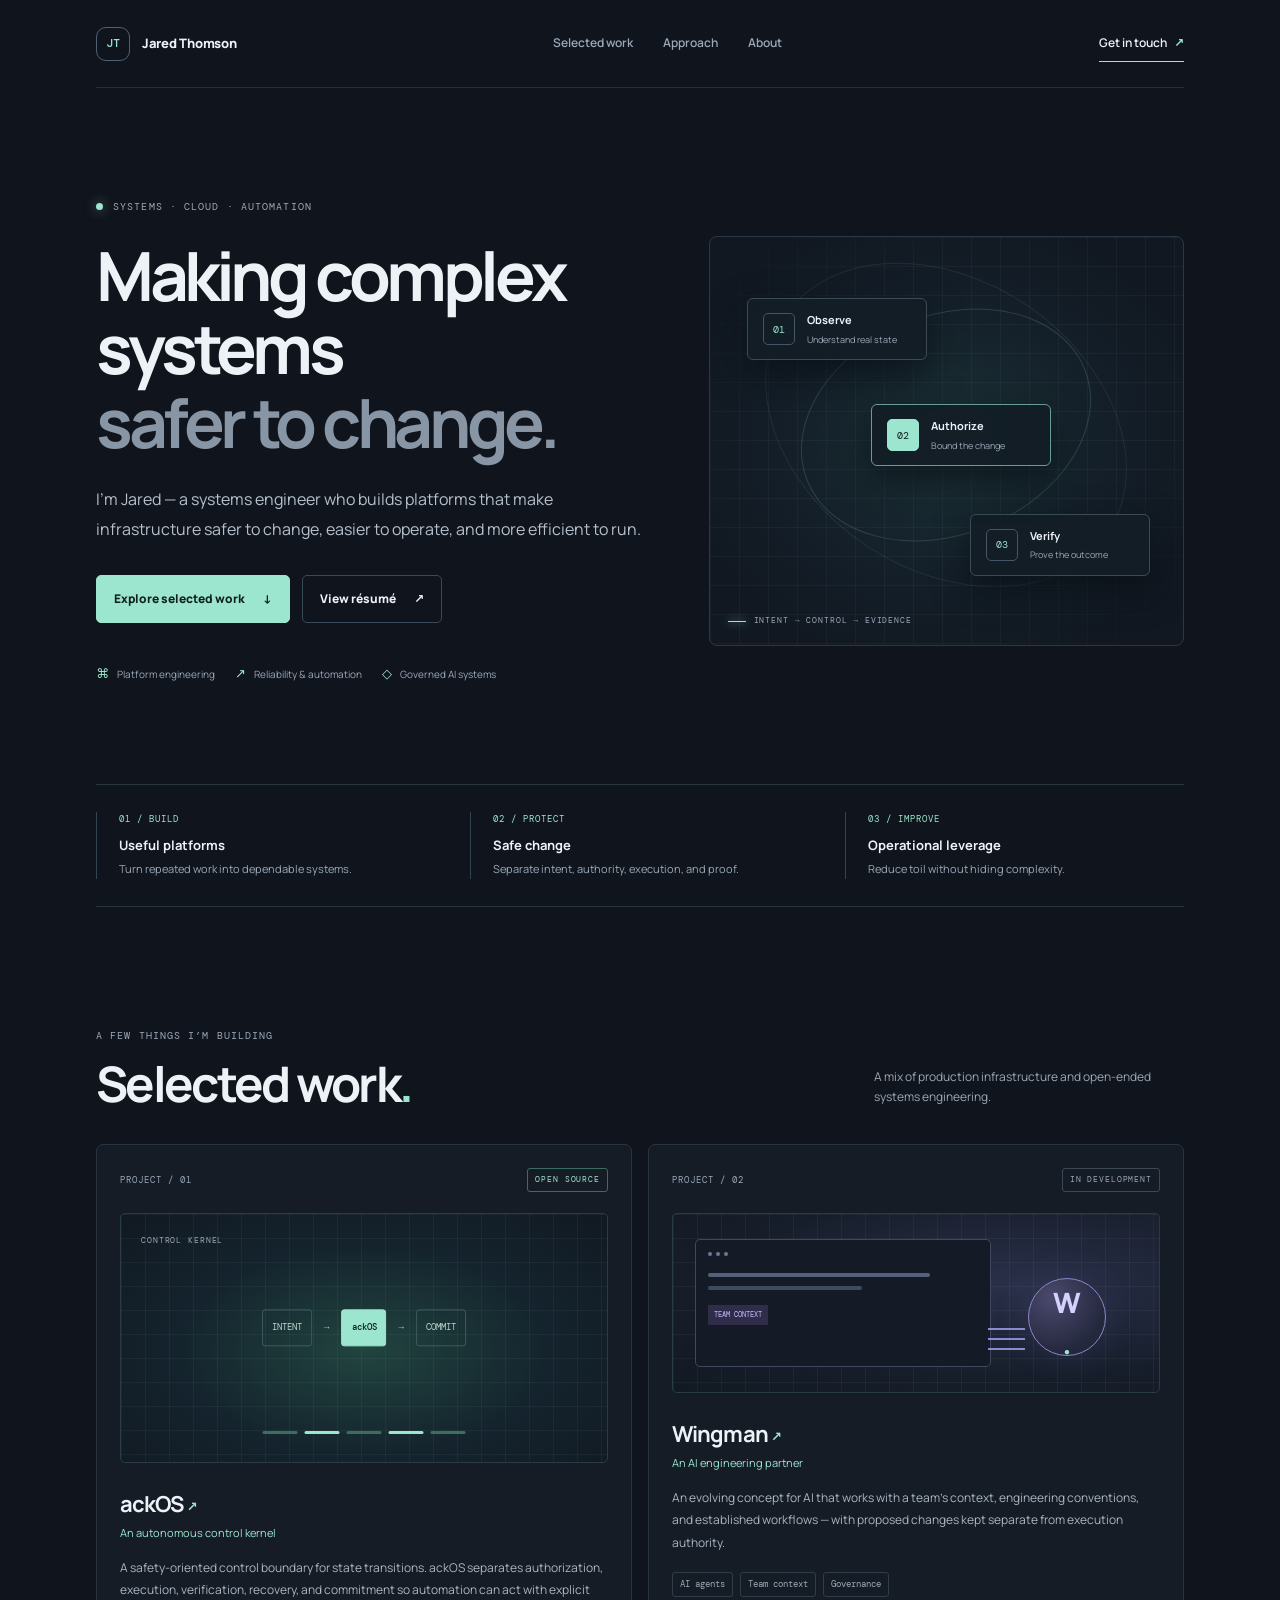
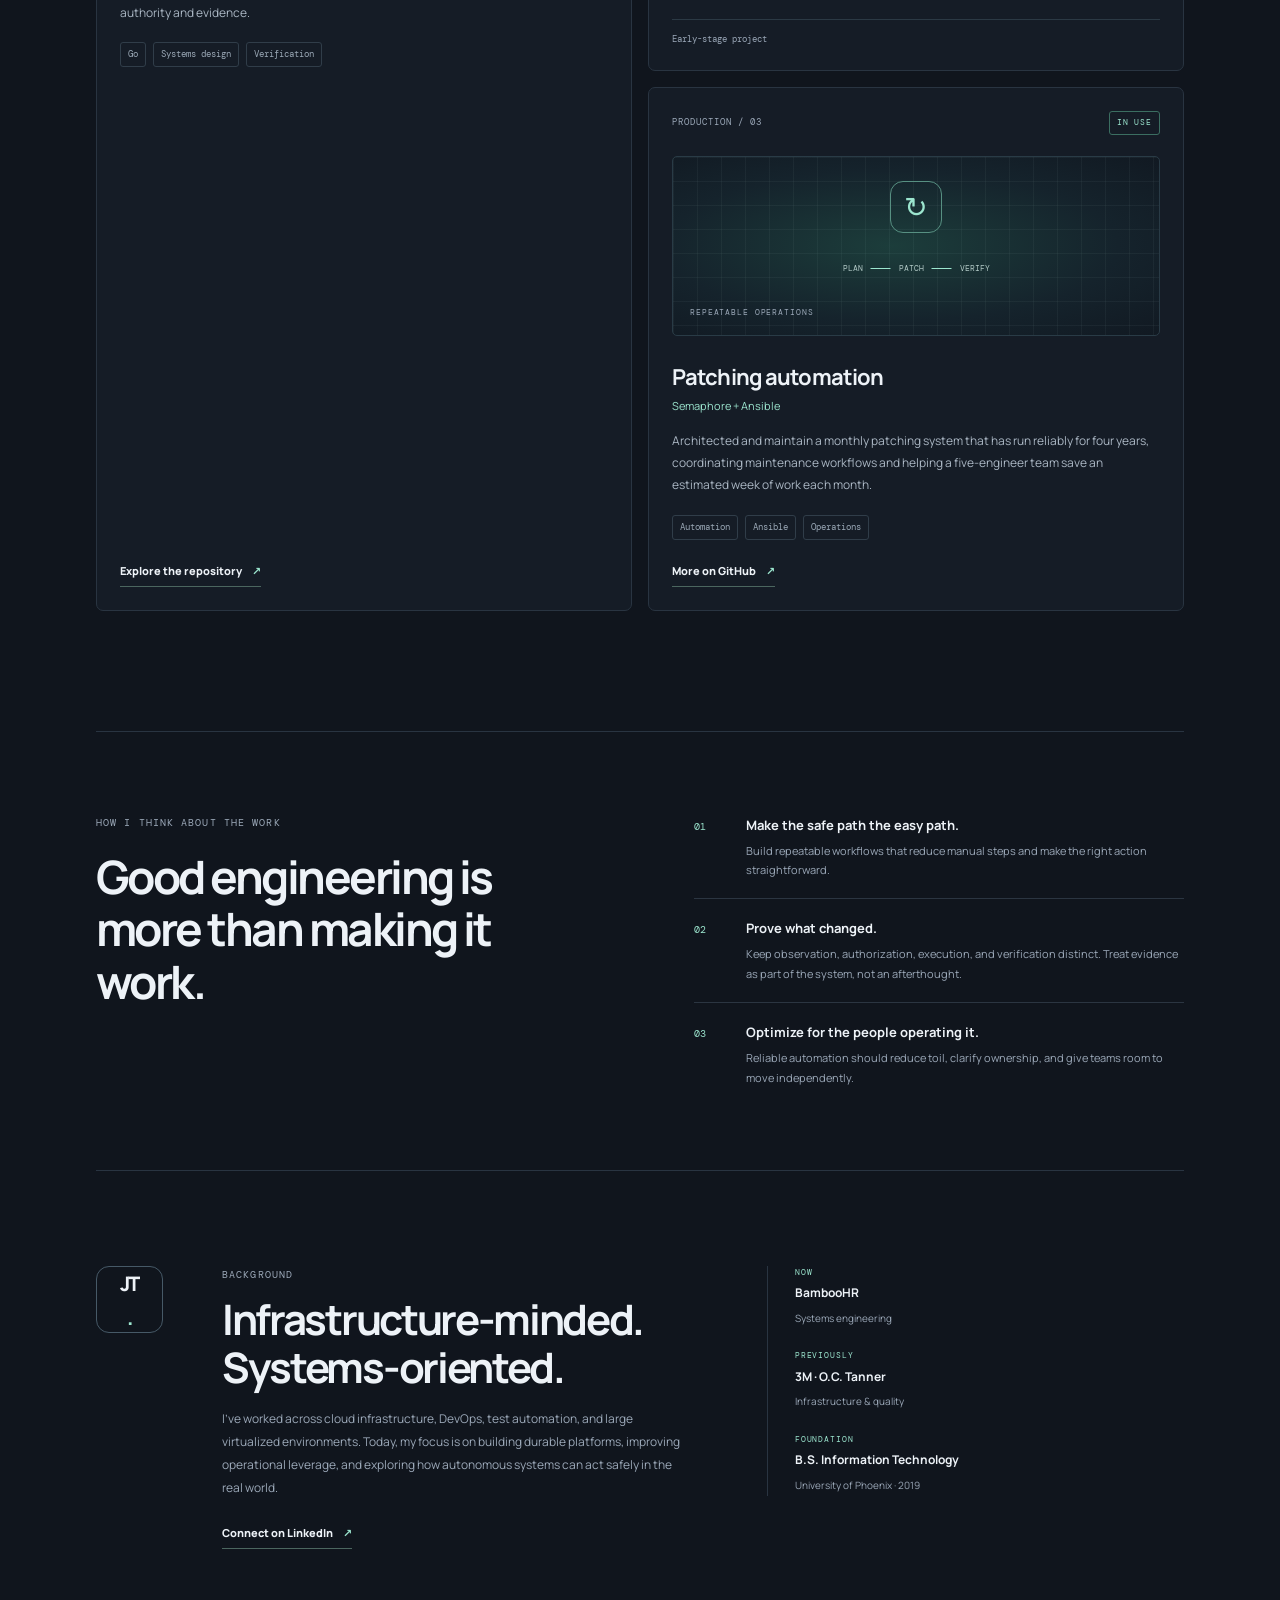
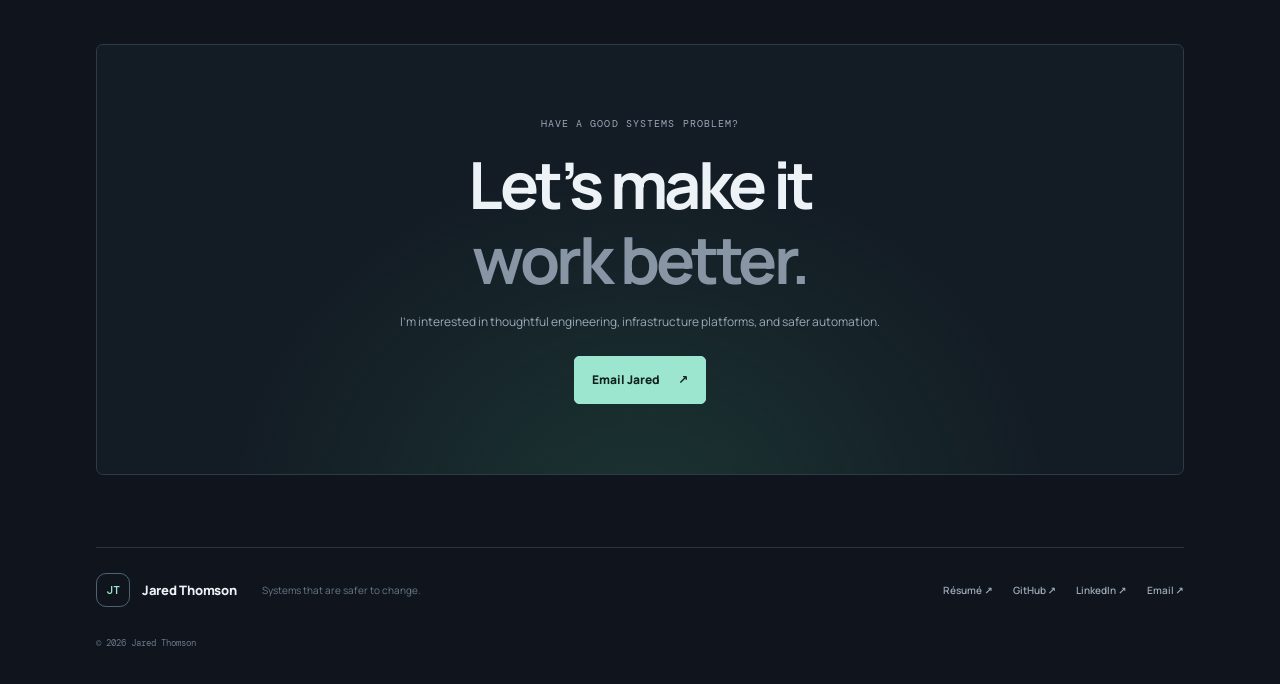
<file: index.html>
<!doctype html>
<html lang="en">
<head>
  <meta charset="utf-8">
  <meta name="viewport" content="width=device-width, initial-scale=1">
  <meta name="theme-color" content="#10151d">
  <meta name="description" content="Jared Thomson — Staff Systems Engineer focused on cloud platforms, infrastructure automation, secure access, and safer systems.">
  <title>Jared Thomson — Systems Engineer</title>
  <link rel="stylesheet" href="styles.css">
  <link rel="preconnect" href="https://fonts.googleapis.com">
  <link rel="preconnect" href="https://fonts.gstatic.com" crossorigin>
  <link href="https://fonts.googleapis.com/css2?family=DM+Mono:wght@400;500&family=Manrope:wght@400;500;600;700;800&display=swap" rel="stylesheet">
</head>
<body>
  <div class="page-shell">
    <header class="site-header">
      <a class="wordmark" href="#top" aria-label="Jared Thomson home"><span class="wordmark-mark">JT</span><span>Jared Thomson</span></a>
      <nav aria-label="Main navigation">
        <a href="#work">Selected work</a>
        <a href="#approach">Approach</a>
        <a href="#about">About</a>
      </nav>
      <a class="header-link" href="mailto:jaredt37@gmail.com">Get in touch <span aria-hidden="true">↗</span></a>
    </header>

    <main id="top">
      <section class="hero">
        <div class="hero-copy">
          <p class="eyebrow"><span class="status-dot"></span> SYSTEMS · CLOUD · AUTOMATION</p>
          <h1>Making complex systems<br><span class="muted">safer to change.</span></h1>
          <p class="hero-lede">I’m Jared — a systems engineer who builds platforms that make infrastructure safer to change, easier to operate, and more efficient to run.</p>
          <div class="hero-actions">
            <a class="button button-primary" href="#work">Explore selected work <span aria-hidden="true">↓</span></a>
            <a class="button button-quiet" href="resume.html">View résumé <span aria-hidden="true">↗</span></a>
          </div>
          <div class="hero-meta">
            <span><span class="meta-icon">⌘</span> Platform engineering</span>
            <span><span class="meta-icon">↗</span> Reliability &amp; automation</span>
            <span><span class="meta-icon">◇</span> Governed AI systems</span>
          </div>
        </div>
        <div class="hero-visual" aria-label="Illustration of a governed systems workflow">
          <div class="visual-grid"></div>
          <div class="orbit orbit-one"></div><div class="orbit orbit-two"></div>
          <div class="node node-top"><span class="node-icon">01</span><span><b>Observe</b><small>Understand real state</small></span></div>
          <div class="node node-center"><span class="node-icon node-icon-accent">02</span><span><b>Authorize</b><small>Bound the change</small></span></div>
          <div class="node node-bottom"><span class="node-icon">03</span><span><b>Verify</b><small>Prove the outcome</small></span></div>
          <div class="visual-caption"><span class="pulse-line"></span> INTENT → CONTROL → EVIDENCE</div>
        </div>
      </section>

      <section class="signal-row" aria-label="Focus areas">
        <div><span class="signal-label">01 / BUILD</span><strong>Useful platforms</strong><p>Turn repeated work into dependable systems.</p></div>
        <div><span class="signal-label">02 / PROTECT</span><strong>Safe change</strong><p>Separate intent, authority, execution, and proof.</p></div>
        <div><span class="signal-label">03 / IMPROVE</span><strong>Operational leverage</strong><p>Reduce toil without hiding complexity.</p></div>
      </section>

      <section class="section" id="work">
        <div class="section-heading">
          <div><p class="eyebrow">A FEW THINGS I’M BUILDING</p><h2>Selected work<span class="accent">.</span></h2></div>
          <p class="section-intro">A mix of production infrastructure and open-ended systems engineering.</p>
        </div>
        <div class="project-grid">
          <article class="project-card project-featured">
            <div class="card-topline"><span class="project-index">PROJECT / 01</span><span class="tag tag-live">OPEN SOURCE</span></div>
            <div class="project-art art-kernel" aria-hidden="true">
              <div class="kernel-label">CONTROL KERNEL</div>
              <div class="kernel-flow"><span>INTENT</span><i>→</i><span class="kernel-core">ackOS</span><i>→</i><span>COMMIT</span></div>
              <div class="kernel-base"><span></span><span></span><span></span><span></span><span></span></div>
            </div>
            <h3>ackOS <span class="external" aria-hidden="true">↗</span></h3>
            <p class="project-subtitle">An autonomous control kernel</p>
            <p>A safety-oriented control boundary for state transitions. ackOS separates authorization, execution, verification, recovery, and commitment so automation can act with explicit authority and evidence.</p>
            <div class="tag-row"><span>Go</span><span>Systems design</span><span>Verification</span></div>
            <a class="card-link" href="https://github.com/jaredt87/ackOS" target="_blank" rel="noreferrer">Explore the repository <span aria-hidden="true">↗</span></a>
          </article>

          <article class="project-card">
            <div class="card-topline"><span class="project-index">PROJECT / 02</span><span class="tag">IN DEVELOPMENT</span></div>
            <div class="project-art art-wingman" aria-hidden="true">
              <div class="wingman-window"><div class="window-dots"><i></i><i></i><i></i></div><div class="window-line wide"></div><div class="window-line"></div><div class="window-chip">TEAM CONTEXT</div><div class="window-branch"><span></span><span></span><span></span></div></div>
              <div class="wingman-orb">W<span>·</span></div>
            </div>
            <h3>Wingman <span class="external" aria-hidden="true">↗</span></h3>
            <p class="project-subtitle">An AI engineering partner</p>
            <p>An evolving concept for AI that works with a team’s context, engineering conventions, and established workflows — with proposed changes kept separate from execution authority.</p>
            <div class="tag-row"><span>AI agents</span><span>Team context</span><span>Governance</span></div>
            <span class="card-note">Early-stage project</span>
          </article>

          <article class="project-card">
            <div class="card-topline"><span class="project-index">PRODUCTION / 03</span><span class="tag tag-live">IN USE</span></div>
            <div class="project-art art-access" aria-hidden="true">
              <div class="access-lock">↻</div><div class="access-path"><span>PLAN</span><i></i><span>PATCH</span><i></i><span>VERIFY</span></div>
              <div class="access-caption">REPEATABLE OPERATIONS</div>
            </div>
            <h3>Patching automation</h3>
            <p class="project-subtitle">Semaphore + Ansible</p>
            <p>Architected and maintain a monthly patching system that has run reliably for four years, coordinating maintenance workflows and helping a five-engineer team save an estimated week of work each month.</p>
            <div class="tag-row"><span>Automation</span><span>Ansible</span><span>Operations</span></div>
            <a class="card-link" href="https://github.com/jaredt87" target="_blank" rel="noreferrer">More on GitHub <span aria-hidden="true">↗</span></a>
          </article>
        </div>
      </section>

      <section class="approach-section" id="approach">
        <div class="approach-heading"><p class="eyebrow">HOW I THINK ABOUT THE WORK</p><h2>Good engineering is<br>more than making it work.</h2></div>
        <div class="principles">
          <div class="principle"><span class="principle-number">01</span><div><h3>Make the safe path the easy path.</h3><p>Build repeatable workflows that reduce manual steps and make the right action straightforward.</p></div></div>
          <div class="principle"><span class="principle-number">02</span><div><h3>Prove what changed.</h3><p>Keep observation, authorization, execution, and verification distinct. Treat evidence as part of the system, not an afterthought.</p></div></div>
          <div class="principle"><span class="principle-number">03</span><div><h3>Optimize for the people operating it.</h3><p>Reliable automation should reduce toil, clarify ownership, and give teams room to move independently.</p></div></div>
        </div>
      </section>

      <section class="experience-strip" id="about">
        <div class="experience-mark">JT<span>.</span></div>
        <div class="experience-copy"><p class="eyebrow">BACKGROUND</p><h2>Infrastructure-minded.<br>Systems-oriented.</h2><p>I’ve worked across cloud infrastructure, DevOps, test automation, and large virtualized environments. Today, my focus is on building durable platforms, improving operational leverage, and exploring how autonomous systems can act safely in the real world.</p><a class="text-link" href="https://www.linkedin.com/in/jaredthomson1987/" target="_blank" rel="noreferrer">Connect on LinkedIn <span aria-hidden="true">↗</span></a></div>
        <div class="experience-facts">
          <div><span>NOW</span><strong>BambooHR</strong><small>Systems engineering</small></div>
          <div><span>PREVIOUSLY</span><strong>3M · O.C. Tanner</strong><small>Infrastructure &amp; quality</small></div>
          <div><span>FOUNDATION</span><strong>B.S. Information Technology</strong><small>University of Phoenix · 2019</small></div>
        </div>
      </section>

      <section class="contact-section">
        <p class="eyebrow">HAVE A GOOD SYSTEMS PROBLEM?</p>
        <h2>Let’s make it<br><span class="muted">work better.</span></h2>
        <p>I’m interested in thoughtful engineering, infrastructure platforms, and safer automation.</p>
        <a class="button button-primary" href="mailto:jaredt37@gmail.com">Email Jared <span aria-hidden="true">↗</span></a>
      </section>
    </main>

    <footer class="site-footer">
      <a class="wordmark" href="#top"><span class="wordmark-mark">JT</span><span>Jared Thomson</span></a>
      <p>Systems that are safer to change.</p>
      <div class="footer-links"><a href="resume.html">Résumé ↗</a><a href="https://github.com/jaredt87" target="_blank" rel="noreferrer">GitHub ↗</a><a href="https://www.linkedin.com/in/jaredthomson1987/" target="_blank" rel="noreferrer">LinkedIn ↗</a><a href="mailto:jaredt37@gmail.com">Email ↗</a></div>
      <span class="copyright">© <span id="year">2026</span> Jared Thomson</span>
    </footer>
  </div>
  <script>document.getElementById('year').textContent = new Date().getFullYear();</script>
</body>
</html>
</file>
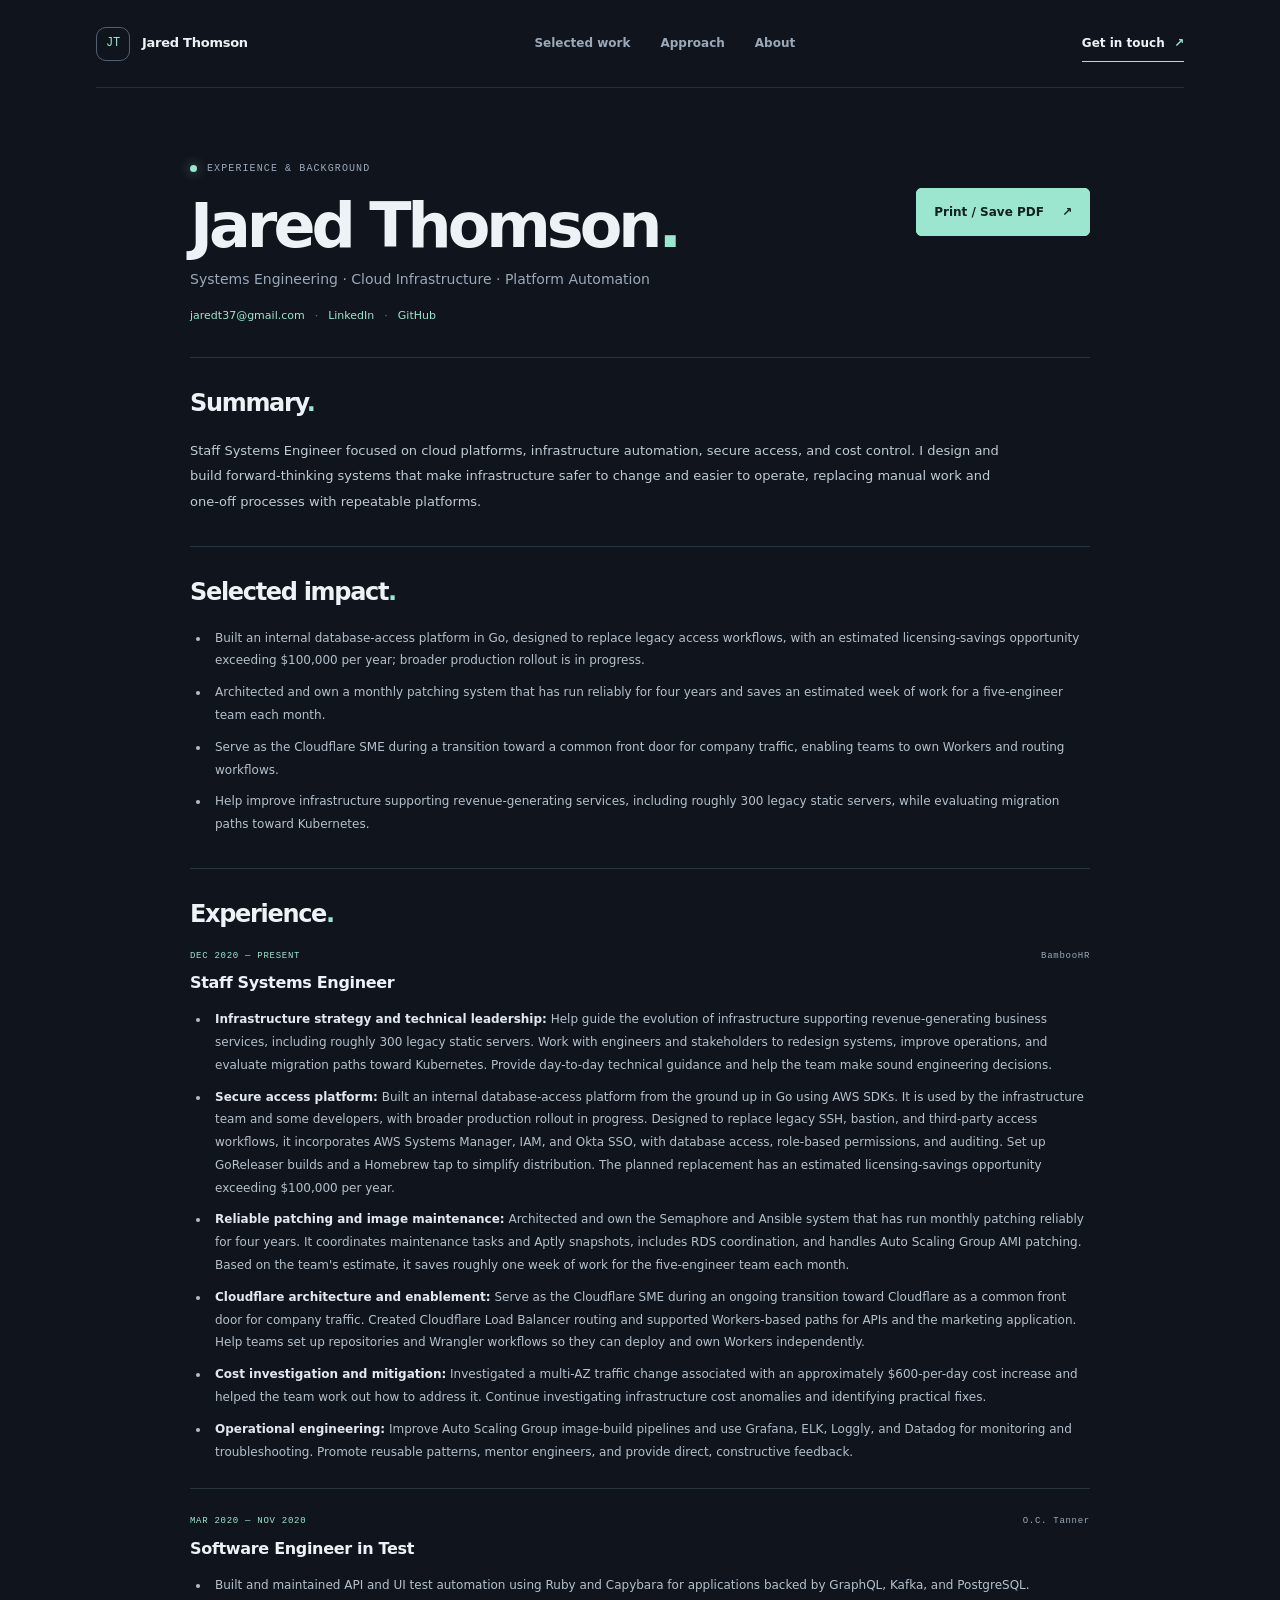
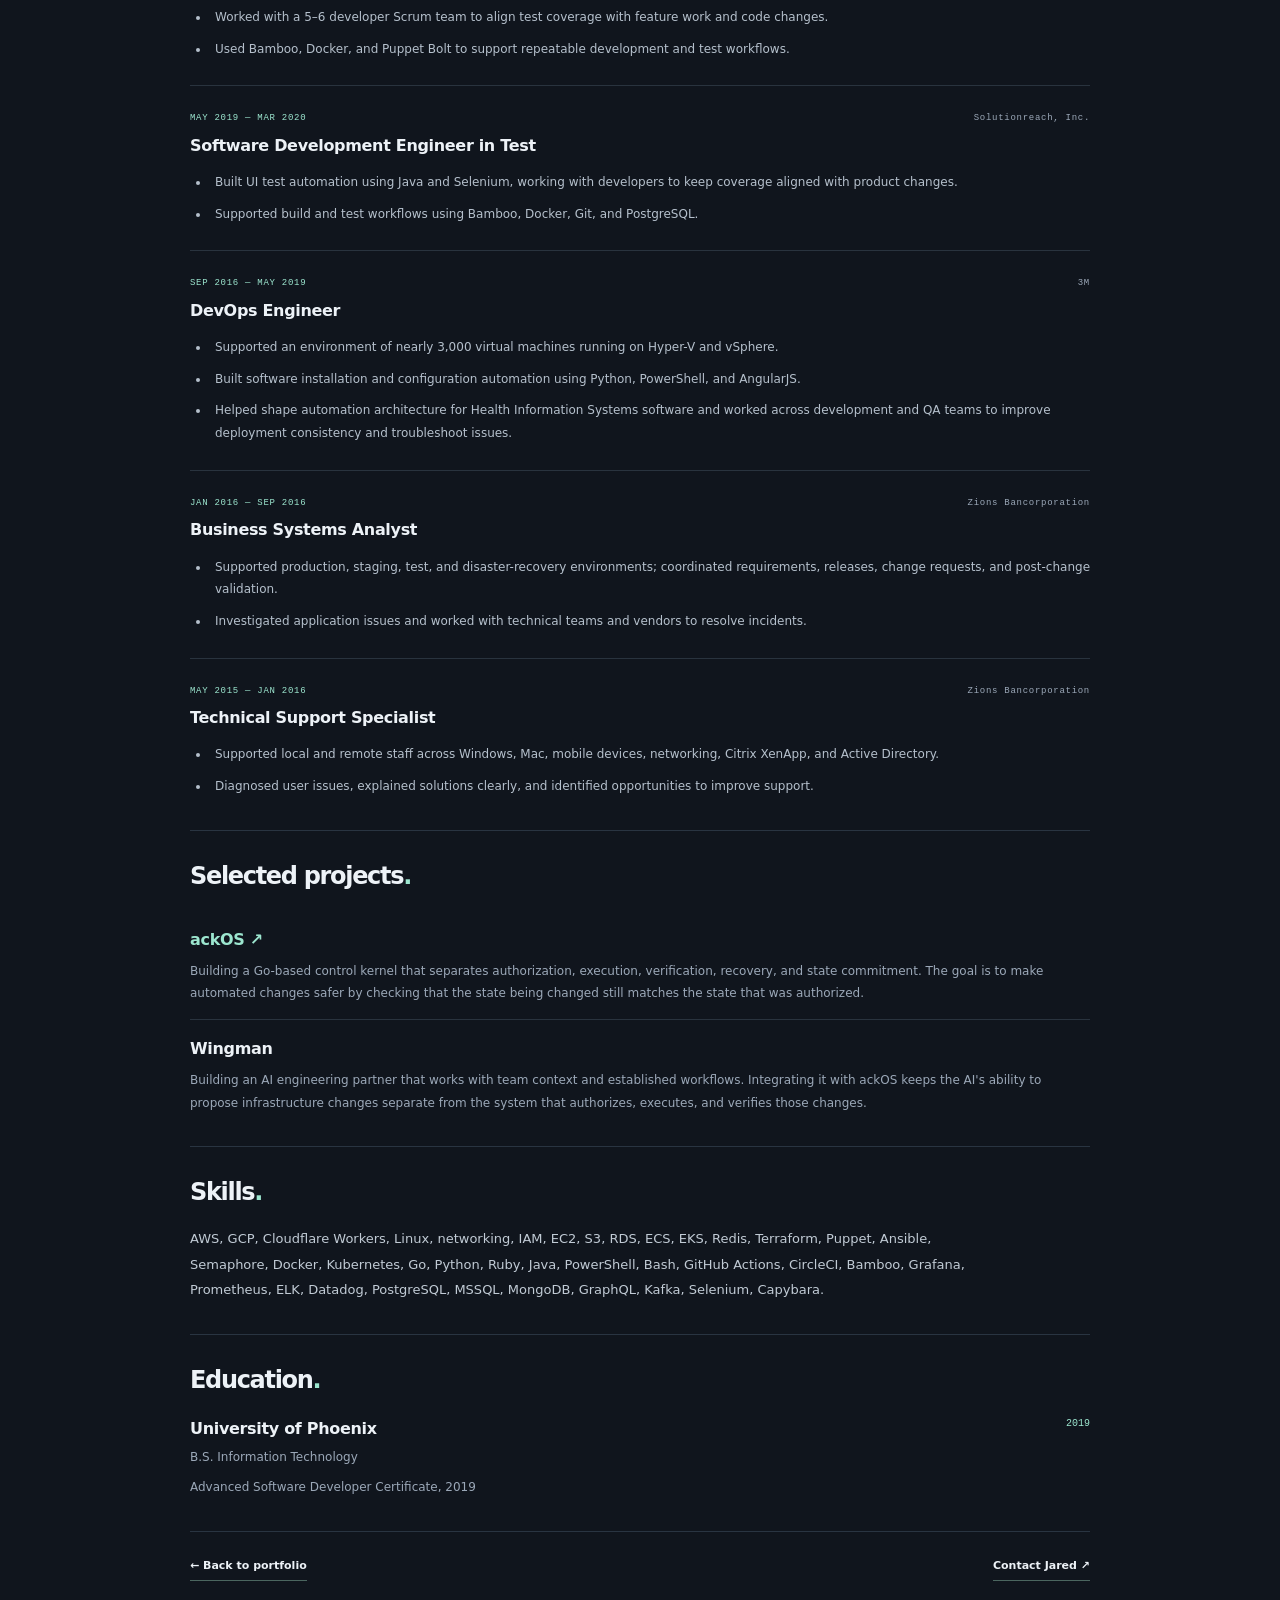
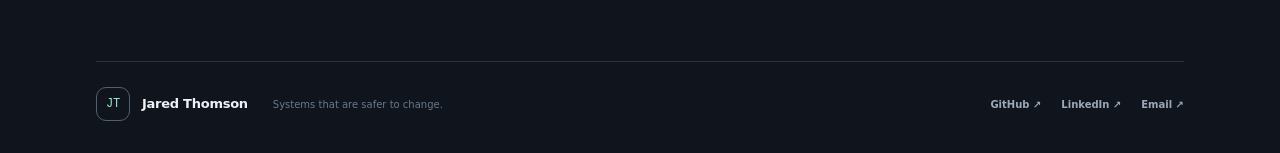
<file: resume.html>
<!doctype html>
<html lang="en">
<head>
  <meta charset="utf-8">
  <meta name="viewport" content="width=device-width, initial-scale=1">
  <meta name="description" content="Jared Thomson's résumé — systems engineering, cloud infrastructure, platform automation, and systems architecture.">
  <title>Résumé — Jared Thomson</title>
  <link rel="stylesheet" href="styles.css">
</head>
<body>
  <div class="page-shell">
    <header class="site-header">
      <a class="wordmark" href="index.html"><span class="wordmark-mark">JT</span><span>Jared Thomson</span></a>
      <nav aria-label="Main navigation"><a href="index.html#work">Selected work</a><a href="index.html#approach">Approach</a><a href="index.html#about">About</a></nav>
      <a class="header-link" href="mailto:jaredt37@gmail.com">Get in touch <span aria-hidden="true">↗</span></a>
    </header>
    <main class="resume-page">
      <div class="resume-top">
        <div>
          <p class="eyebrow"><span class="status-dot"></span> EXPERIENCE &amp; BACKGROUND</p>
          <h1>Jared Thomson<span class="accent">.</span></h1>
          <p class="resume-role">Systems Engineering · Cloud Infrastructure · Platform Automation</p>
          <p class="resume-contact"><a href="mailto:jaredt37@gmail.com">jaredt37@gmail.com</a><span>·</span><a href="https://www.linkedin.com/in/jaredthomson1987/" target="_blank" rel="noreferrer">LinkedIn</a><span>·</span><a href="https://github.com/jaredt87" target="_blank" rel="noreferrer">GitHub</a></p>
        </div>
        <a class="button button-primary print-button" href="javascript:window.print()">Print / Save PDF <span aria-hidden="true">↗</span></a>
      </div>
      <section class="resume-section">
        <h2>Summary<span class="accent">.</span></h2>
        <p class="resume-summary">Staff Systems Engineer focused on cloud platforms, infrastructure automation, secure access, and cost control. I design and build forward-thinking systems that make infrastructure safer to change and easier to operate, replacing manual work and one-off processes with repeatable platforms.</p>
      </section>
      <section class="resume-section">
        <h2>Selected impact<span class="accent">.</span></h2>
        <ul class="impact-list">
          <li>Built an internal database-access platform in Go, designed to replace legacy access workflows, with an estimated licensing-savings opportunity exceeding $100,000 per year; broader production rollout is in progress.</li>
          <li>Architected and own a monthly patching system that has run reliably for four years and saves an estimated week of work for a five-engineer team each month.</li>
          <li>Serve as the Cloudflare SME during a transition toward a common front door for company traffic, enabling teams to own Workers and routing workflows.</li>
          <li>Help improve infrastructure supporting revenue-generating services, including roughly 300 legacy static servers, while evaluating migration paths toward Kubernetes.</li>
        </ul>
      </section>
      <section class="resume-section">
        <h2>Experience<span class="accent">.</span></h2>
        <article class="resume-job">
          <div class="job-meta"><span>DEC 2020 — PRESENT</span><span class="job-location">BambooHR</span></div>
          <h3>Staff Systems Engineer</h3>
          <ul>
            <li><strong>Infrastructure strategy and technical leadership:</strong> Help guide the evolution of infrastructure supporting revenue-generating business services, including roughly 300 legacy static servers. Work with engineers and stakeholders to redesign systems, improve operations, and evaluate migration paths toward Kubernetes. Provide day-to-day technical guidance and help the team make sound engineering decisions.</li>
            <li><strong>Secure access platform:</strong> Built an internal database-access platform from the ground up in Go using AWS SDKs. It is used by the infrastructure team and some developers, with broader production rollout in progress. Designed to replace legacy SSH, bastion, and third-party access workflows, it incorporates AWS Systems Manager, IAM, and Okta SSO, with database access, role-based permissions, and auditing. Set up GoReleaser builds and a Homebrew tap to simplify distribution. The planned replacement has an estimated licensing-savings opportunity exceeding $100,000 per year.</li>
            <li><strong>Reliable patching and image maintenance:</strong> Architected and own the Semaphore and Ansible system that has run monthly patching reliably for four years. It coordinates maintenance tasks and Aptly snapshots, includes RDS coordination, and handles Auto Scaling Group AMI patching. Based on the team's estimate, it saves roughly one week of work for the five-engineer team each month.</li>
            <li><strong>Cloudflare architecture and enablement:</strong> Serve as the Cloudflare SME during an ongoing transition toward Cloudflare as a common front door for company traffic. Created Cloudflare Load Balancer routing and supported Workers-based paths for APIs and the marketing application. Help teams set up repositories and Wrangler workflows so they can deploy and own Workers independently.</li>
            <li><strong>Cost investigation and mitigation:</strong> Investigated a multi-AZ traffic change associated with an approximately $600-per-day cost increase and helped the team work out how to address it. Continue investigating infrastructure cost anomalies and identifying practical fixes.</li>
            <li><strong>Operational engineering:</strong> Improve Auto Scaling Group image-build pipelines and use Grafana, ELK, Loggly, and Datadog for monitoring and troubleshooting. Promote reusable patterns, mentor engineers, and provide direct, constructive feedback.</li>
          </ul>
        </article>
        <article class="resume-job">
          <div class="job-meta"><span>MAR 2020 — NOV 2020</span><span class="job-location">O.C. Tanner</span></div>
          <h3>Software Engineer in Test</h3>
          <ul><li>Built and maintained API and UI test automation using Ruby and Capybara for applications backed by GraphQL, Kafka, and PostgreSQL.</li><li>Worked with a 5–6 developer Scrum team to align test coverage with feature work and code changes.</li><li>Used Bamboo, Docker, and Puppet Bolt to support repeatable development and test workflows.</li></ul>
        </article>
        <article class="resume-job">
          <div class="job-meta"><span>MAY 2019 — MAR 2020</span><span class="job-location">Solutionreach, Inc.</span></div>
          <h3>Software Development Engineer in Test</h3>
          <ul><li>Built UI test automation using Java and Selenium, working with developers to keep coverage aligned with product changes.</li><li>Supported build and test workflows using Bamboo, Docker, Git, and PostgreSQL.</li></ul>
        </article>
        <article class="resume-job">
          <div class="job-meta"><span>SEP 2016 — MAY 2019</span><span class="job-location">3M</span></div>
          <h3>DevOps Engineer</h3>
          <ul><li>Supported an environment of nearly 3,000 virtual machines running on Hyper-V and vSphere.</li><li>Built software installation and configuration automation using Python, PowerShell, and AngularJS.</li><li>Helped shape automation architecture for Health Information Systems software and worked across development and QA teams to improve deployment consistency and troubleshoot issues.</li></ul>
        </article>
        <article class="resume-job">
          <div class="job-meta"><span>JAN 2016 — SEP 2016</span><span class="job-location">Zions Bancorporation</span></div>
          <h3>Business Systems Analyst</h3>
          <ul><li>Supported production, staging, test, and disaster-recovery environments; coordinated requirements, releases, change requests, and post-change validation.</li><li>Investigated application issues and worked with technical teams and vendors to resolve incidents.</li></ul>
        </article>
        <article class="resume-job">
          <div class="job-meta"><span>MAY 2015 — JAN 2016</span><span class="job-location">Zions Bancorporation</span></div>
          <h3>Technical Support Specialist</h3>
          <ul><li>Supported local and remote staff across Windows, Mac, mobile devices, networking, Citrix XenApp, and Active Directory.</li><li>Diagnosed user issues, explained solutions clearly, and identified opportunities to improve support.</li></ul>
        </article>
      </section>
      <section class="resume-section">
        <h2>Selected projects<span class="accent">.</span></h2>
        <div class="resume-project"><h3><a href="https://github.com/jaredt87/ackOS" target="_blank" rel="noreferrer">ackOS ↗</a></h3><p>Building a Go-based control kernel that separates authorization, execution, verification, recovery, and state commitment. The goal is to make automated changes safer by checking that the state being changed still matches the state that was authorized.</p></div>
        <div class="resume-project"><h3>Wingman</h3><p>Building an AI engineering partner that works with team context and established workflows. Integrating it with ackOS keeps the AI's ability to propose infrastructure changes separate from the system that authorizes, executes, and verifies those changes.</p></div>
      </section>
      <section class="resume-section">
        <h2>Skills<span class="accent">.</span></h2>
        <p class="skills-copy">AWS, GCP, Cloudflare Workers, Linux, networking, IAM, EC2, S3, RDS, ECS, EKS, Redis, Terraform, Puppet, Ansible, Semaphore, Docker, Kubernetes, Go, Python, Ruby, Java, PowerShell, Bash, GitHub Actions, CircleCI, Bamboo, Grafana, Prometheus, ELK, Datadog, PostgreSQL, MSSQL, MongoDB, GraphQL, Kafka, Selenium, Capybara.</p>
      </section>
      <section class="resume-section">
        <h2>Education<span class="accent">.</span></h2>
        <div class="education-row"><div><h3>University of Phoenix</h3><p>B.S. Information Technology</p></div><span>2019</span></div>
        <p class="education-detail">Advanced Software Developer Certificate, 2019</p>
      </section>
      <div class="resume-bottom"><a class="text-link" href="index.html">← Back to portfolio</a><a class="text-link" href="mailto:jaredt37@gmail.com">Contact Jared ↗</a></div>
    </main>
    <footer class="site-footer"><a class="wordmark" href="index.html"><span class="wordmark-mark">JT</span><span>Jared Thomson</span></a><p>Systems that are safer to change.</p><div class="footer-links"><a href="https://github.com/jaredt87" target="_blank" rel="noreferrer">GitHub ↗</a><a href="https://www.linkedin.com/in/jaredthomson1987/" target="_blank" rel="noreferrer">LinkedIn ↗</a><a href="mailto:jaredt37@gmail.com">Email ↗</a></div></footer>
  </div>
</body>
</html>
</file>
<file: styles.css>
:root{color-scheme:dark;--bg:#10151d;--panel:#151c26;--panel-2:#1a2430;--line:#293441;--text:#edf2f7;--muted:#9ba8b8;--faint:#68788a;--accent:#9ce6cf;--accent-dark:#1f6658;--mono:"DM Mono",monospace;--sans:"Manrope",system-ui,sans-serif}*{box-sizing:border-box}html{scroll-behavior:smooth;scroll-padding-top:92px}body{margin:0;background:var(--bg);color:var(--text);font-family:var(--sans);font-size:15px;line-height:1.7;-webkit-font-smoothing:antialiased}.page-shell{max-width:1440px;margin:0 auto;padding:0 6.1%}.site-header{height:88px;display:flex;align-items:center;justify-content:space-between;border-bottom:1px solid rgba(153,174,192,.16);gap:24px}.wordmark{display:inline-flex;align-items:center;gap:12px;color:var(--text);text-decoration:none;font-size:13px;font-weight:800;letter-spacing:-.02em;white-space:nowrap}.wordmark-mark{display:grid;place-items:center;width:34px;height:34px;border:1px solid #506173;border-radius:10px;color:var(--accent);font-family:var(--mono);font-size:12px;font-weight:500}.site-header nav,.footer-links{display:flex;align-items:center;gap:30px}.site-header nav a,.header-link,.footer-links a{color:var(--muted);text-decoration:none;font-size:12px;font-weight:600;transition:color .2s}.site-header nav a:hover,.header-link:hover,.footer-links a:hover{color:var(--accent)}.header-link{color:var(--text);border-bottom:1px solid var(--accent);padding:8px 0}.header-link span{color:var(--accent);margin-left:5px}.hero{display:grid;grid-template-columns:1.08fr .92fr;gap:5%;align-items:center;padding:95px 0 80px;min-height:580px}.eyebrow,.signal-label,.project-index,.tag,.visual-caption,.kernel-label,.access-caption,.experience-facts>div>span{font-family:var(--mono);font-size:10px;letter-spacing:.11em;color:var(--muted);font-weight:400}.eyebrow{display:flex;align-items:center;gap:10px;margin:0 0 24px}.status-dot{width:7px;height:7px;border-radius:50%;background:var(--accent);box-shadow:0 0 12px rgba(156,230,207,.55)}h1,h2,h3,p{margin-top:0}h1{font-size:clamp(42px,5.3vw,76px);line-height:1.08;letter-spacing:-.065em;font-weight:700;margin-bottom:25px}.muted{color:#8795a5}.hero-lede{max-width:570px;color:#b5c0cc;font-size:16px;line-height:1.9;margin-bottom:30px}.hero-actions{display:flex;gap:12px;flex-wrap:wrap}.button{display:inline-flex;align-items:center;justify-content:center;gap:18px;padding:13px 17px;border-radius:5px;text-decoration:none;font-size:12px;font-weight:800;transition:transform .2s,background .2s,border-color .2s}.button:hover{transform:translateY(-2px)}.button-primary{background:var(--accent);color:#10211e;border:1px solid var(--accent)}.button-primary:hover{background:#b9f4e2}.button-quiet{color:var(--text);border:1px solid #3b4857;background:transparent}.button-quiet:hover{border-color:var(--accent)}.hero-meta{display:flex;flex-wrap:wrap;gap:20px;margin-top:39px;color:var(--muted);font-size:10px}.meta-icon{color:var(--accent);margin-right:6px;font-size:13px}.hero-visual{position:relative;min-height:375px;overflow:hidden;border:1px solid #2a3744;border-radius:8px;background:radial-gradient(ellipse at 50% 50%,#1c3337 0,#141f29 47%,#111821 80%)}.visual-grid{position:absolute;inset:0;background-image:linear-gradient(rgba(151,177,189,.06) 1px,transparent 1px),linear-gradient(90deg,rgba(151,177,189,.06) 1px,transparent 1px);background-size:29px 29px;mask-image:linear-gradient(135deg,transparent,#000 30%,#000 75%,transparent)}.orbit{position:absolute;left:50%;top:46%;border:1px solid rgba(156,230,207,.17);border-radius:50%;transform:translate(-50%,-50%) rotate(-22deg)}.orbit-one{width:300px;height:220px}.orbit-two{width:390px;height:290px;transform:translate(-50%,-50%) rotate(34deg);border-color:rgba(156,230,207,.09)}.node{position:absolute;display:flex;align-items:center;gap:12px;padding:12px 15px;border:1px solid #3a4b56;background:rgba(19,29,38,.94);border-radius:6px;box-shadow:0 14px 35px #080d13aa;min-width:180px}.node b{display:block;font-size:11px;font-weight:700}.node small{display:block;color:var(--muted);font-size:9px;margin-top:2px}.node-icon{display:grid;place-items:center;width:32px;height:32px;border:1px solid #445665;border-radius:5px;color:var(--accent);font-family:var(--mono);font-size:10px}.node-icon-accent{background:var(--accent);color:#10211e;border-color:var(--accent)}.node-top{left:8%;top:15%}.node-center{left:34%;top:41%;z-index:2;border-color:#679e90}.node-bottom{right:7%;bottom:17%}.visual-caption{position:absolute;bottom:17px;left:18px;display:flex;align-items:center;gap:8px;font-size:8px}.pulse-line{width:18px;height:1px;background:var(--accent);box-shadow:0 0 8px var(--accent)}.signal-row{display:grid;grid-template-columns:repeat(3,1fr);border-top:1px solid var(--line);border-bottom:1px solid var(--line);padding:27px 0;gap:35px}.signal-row>div{padding-left:22px;border-left:1px solid #35424f}.signal-label{display:block;color:var(--accent);margin-bottom:7px;font-size:9px}.signal-row strong{display:block;font-size:13px;margin-bottom:4px}.signal-row p{margin:0;color:var(--muted);font-size:11px}.section{padding:105px 0}.section-heading{display:flex;justify-content:space-between;align-items:end;gap:30px;margin-bottom:32px}.section-heading .eyebrow{margin-bottom:12px}h2{font-size:clamp(32px,4vw,49px);line-height:1.15;letter-spacing:-.055em;margin-bottom:0}.accent{color:var(--accent)}.section-intro{max-width:310px;color:var(--muted);font-size:12px;margin:0 0 5px}.project-grid{display:grid;grid-template-columns:repeat(2,minmax(0,1fr));gap:16px}.project-card{display:flex;flex-direction:column;align-items:flex-start;background:var(--panel);border:1px solid var(--line);border-radius:7px;padding:23px;min-width:0;transition:border-color .2s,transform .2s}.project-card:hover{border-color:#526d71;transform:translateY(-3px)}.project-featured{grid-row:span 2}.card-topline{width:100%;display:flex;align-items:center;justify-content:space-between;gap:12px}.project-index{font-size:9px}.tag{font-size:8px;border:1px solid #3a4855;border-radius:3px;padding:4px 7px;white-space:nowrap}.tag-live{color:var(--accent);border-color:#3b6e61}.project-art{position:relative;width:100%;height:180px;margin:21px 0 23px;border-radius:5px;overflow:hidden;border:1px solid #293b46;background:#111922}.art-kernel{height:250px;background:radial-gradient(ellipse at 50% 55%,#21443f,#14232d 55%,#111922)}.art-kernel:before,.art-wingman:before,.art-access:before{content:"";position:absolute;inset:0;background-image:linear-gradient(rgba(162,197,191,.06) 1px,transparent 1px),linear-gradient(90deg,rgba(162,197,191,.06) 1px,transparent 1px);background-size:24px 24px}.kernel-label{position:absolute;top:20px;left:20px;font-size:8px}.kernel-flow{position:absolute;top:46%;left:50%;transform:translate(-50%,-50%);display:flex;align-items:center;gap:12px;font-family:var(--mono);font-size:9px;white-space:nowrap}.kernel-flow span{border:1px solid #3d5c59;padding:10px 9px;color:#b8d6cf;border-radius:3px}.kernel-flow i{font-style:normal;color:var(--accent)}.kernel-flow .kernel-core{background:var(--accent);color:#10211e;border-color:var(--accent);font-weight:500}.kernel-base{position:absolute;bottom:28px;left:50%;transform:translateX(-50%);display:flex;gap:7px}.kernel-base span{height:3px;width:35px;background:#3b6e61;border-radius:5px}.kernel-base span:nth-child(2),.kernel-base span:nth-child(4){background:var(--accent)}.project-card h3{font-size:22px;letter-spacing:-.04em;margin:0 0 1px}.external{font-size:13px;color:var(--accent);vertical-align:middle}.project-subtitle{color:var(--accent);font-size:11px;margin-bottom:14px}.project-card>p:not(.project-subtitle){font-size:12px;color:#aab6c3;line-height:1.85;margin-bottom:18px}.tag-row{display:flex;flex-wrap:wrap;gap:7px;margin-bottom:22px}.tag-row span{font-family:var(--mono);font-size:9px;color:#9ba9b7;border:1px solid #303d49;border-radius:3px;padding:4px 7px}.card-link,.text-link{margin-top:auto;display:inline-flex;gap:10px;align-items:center;color:var(--text);text-decoration:none;font-size:11px;font-weight:800;border-bottom:1px solid #4b665f;padding-bottom:5px}.card-link span,.text-link span{color:var(--accent)}.card-note{font-family:var(--mono);font-size:9px;color:var(--muted);border-top:1px solid #2b3944;padding-top:12px;width:100%;margin-top:auto}.art-wingman{background:radial-gradient(ellipse at 70% 40%,#2b304a,#171e2b 60%,#111922)}.wingman-window{position:absolute;top:25px;left:22px;width:61%;height:128px;background:#141b27;border:1px solid #41475e;border-radius:5px;padding:12px}.window-dots{display:flex;gap:4px;margin-bottom:17px}.window-dots i{width:4px;height:4px;border-radius:50%;background:#6d7895}.window-line{height:4px;width:57%;background:#3d4b5d;border-radius:3px;margin:9px 0}.window-line.wide{width:82%;background:#53617a}.window-chip{display:inline-block;font-family:var(--mono);font-size:7px;color:#c3bdfb;background:#302d4b;padding:4px 6px;margin-top:6px}.window-branch{position:absolute;right:-35px;bottom:16px;display:flex;flex-direction:column;gap:8px}.window-branch span{width:37px;height:2px;background:#8e8ad0}.wingman-orb{position:absolute;right:11%;top:36%;display:grid;place-items:center;width:78px;height:78px;border:1px solid #8c88c8;border-radius:50%;background:radial-gradient(circle at 30% 25%,#4a496d,#24283d 70%);box-shadow:0 0 36px #6663a52b;font-size:28px;font-weight:800;color:#d4d1ff}.wingman-orb span{color:var(--accent)}.art-access{background:radial-gradient(ellipse at 45% 50%,#1c3d3b,#15232c 60%,#111922)}.access-lock{position:absolute;top:24px;left:50%;transform:translateX(-50%);display:grid;place-items:center;width:52px;height:52px;border:1px solid #579082;border-radius:13px;color:var(--accent);font-size:28px}.access-path{position:absolute;left:50%;top:59%;transform:translateX(-50%);display:flex;align-items:center;gap:8px;white-space:nowrap;font-family:var(--mono);font-size:8px;color:#b2c9c6}.access-path i{width:20px;height:1px;background:var(--accent)}.access-caption{position:absolute;bottom:15px;left:17px;font-size:8px}.approach-section{border-top:1px solid var(--line);border-bottom:1px solid var(--line);padding:82px 0;display:grid;grid-template-columns:1fr 1fr;gap:10%}.approach-heading .eyebrow{margin-bottom:20px}.approach-heading h2{font-size:clamp(31px,3.7vw,46px)}.principles{display:flex;flex-direction:column}.principle{display:grid;grid-template-columns:38px 1fr;gap:14px;padding:18px 0;border-bottom:1px solid #2b3541}.principle:first-child{padding-top:0}.principle:last-child{border-bottom:0;padding-bottom:0}.principle-number{font-family:var(--mono);font-size:10px;color:var(--accent);padding-top:4px}.principle h3{font-size:13px;margin:0 0 5px}.principle p{font-size:11px;color:var(--muted);line-height:1.8;margin:0}.experience-strip{padding:95px 0;display:grid;grid-template-columns:90px 1fr .82fr;gap:36px;align-items:start}.experience-mark{width:67px;height:67px;display:grid;place-items:center;border:1px solid #465967;border-radius:13px;font-size:20px;font-weight:800;letter-spacing:-.08em}.experience-mark span{color:var(--accent)}.experience-copy .eyebrow{margin-bottom:12px}.experience-copy h2{font-size:clamp(30px,3.5vw,42px);margin-bottom:17px}.experience-copy>p:not(.eyebrow){max-width:460px;color:var(--muted);font-size:12px;line-height:1.9;margin-bottom:20px}.experience-facts{border-left:1px solid var(--line);padding-left:27px;display:flex;flex-direction:column;gap:20px}.experience-facts>div>span{display:block;font-size:8px;color:var(--accent);margin-bottom:4px}.experience-facts strong{display:block;font-size:12px}.experience-facts small{color:var(--muted);font-size:10px}.contact-section{text-align:center;border:1px solid #2c3b45;border-radius:7px;padding:70px 20px;margin:0 0 72px;background:radial-gradient(ellipse at 50% 110%,#1b3432 0,transparent 55%),#131b24}.contact-section .eyebrow{justify-content:center;margin-bottom:16px}.contact-section h2{font-size:clamp(42px,6vw,65px);margin-bottom:14px}.contact-section>p:not(.eyebrow){color:var(--muted);font-size:12px;margin-bottom:24px}.site-footer{border-top:1px solid var(--line);padding:25px 0 32px;display:flex;align-items:center;gap:25px;flex-wrap:wrap}.site-footer>p{margin:0;color:var(--faint);font-size:10px}.footer-links{margin-left:auto;gap:20px}.footer-links a{font-size:10px}.copyright{width:100%;color:var(--faint);font-family:var(--mono);font-size:9px;margin-top:4px}@media(min-width:1200px){.page-shell{padding:0 7.5%}.hero{padding-top:110px;padding-bottom:100px}.hero-visual{min-height:410px}.section{padding:120px 0}}@media(max-width:850px){.page-shell{padding:0 5%}.site-header{height:75px}.site-header nav{gap:16px}.site-header nav a{font-size:11px}.hero{grid-template-columns:1fr;gap:40px;padding:75px 0 65px}.hero-visual{min-height:350px}.hero-copy{max-width:700px}.signal-row{gap:17px}.section{padding:80px 0}.experience-strip{grid-template-columns:70px 1fr;gap:25px}.experience-facts{grid-column:2;border-left:0;border-top:1px solid var(--line);padding:20px 0 0;display:grid;grid-template-columns:repeat(3,1fr);gap:12px}.approach-section{gap:6%}}@media(max-width:600px){.site-header{height:auto;min-height:74px;flex-wrap:wrap;padding:17px 0;gap:12px}.site-header nav{order:3;width:100%;justify-content:space-between;padding-top:7px}.header-link{font-size:10px}.hero{padding:62px 0 50px;gap:32px}.hero h1{font-size:clamp(39px,11vw,56px)}.hero-lede{font-size:14px}.hero-meta{gap:12px 17px}.hero-visual{min-height:305px}.node{min-width:152px;padding:9px 10px;gap:8px}.node b{font-size:10px}.node small{font-size:8px}.node-icon{width:27px;height:27px}.node-top{left:4%;top:13%}.node-center{left:25%;top:41%}.node-bottom{right:3%;bottom:14%}.orbit-one{width:250px;height:180px}.orbit-two{width:300px;height:230px}.signal-row{grid-template-columns:1fr;gap:19px;padding:24px 0}.signal-row>div{padding-left:15px}.section{padding:67px 0}.section-heading{display:block}.section-intro{margin-top:16px}.project-grid{grid-template-columns:1fr}.project-featured{grid-row:auto}.project-art{height:170px}.art-kernel{height:210px}.approach-section{grid-template-columns:1fr;gap:35px;padding:65px 0}.experience-strip{grid-template-columns:1fr;padding:68px 0;gap:22px}.experience-mark{width:54px;height:54px}.experience-facts{grid-column:1;grid-template-columns:1fr;gap:16px}.contact-section{padding:55px 17px;margin-bottom:50px}.site-footer{gap:15px}.site-footer>p{width:100%;order:3}.footer-links{margin-left:0;gap:14px}.copyright{margin-top:0}}@media(prefers-reduced-motion:reduce){html{scroll-behavior:auto}*,*:before,*:after{transition:none!important;animation:none!important}}
/* Résumé page */
.resume-page{max-width:900px;margin:0 auto;padding:72px 0 80px}.resume-top{display:flex;align-items:flex-start;justify-content:space-between;gap:24px;padding-bottom:32px;border-bottom:1px solid var(--line)}.resume-top .eyebrow{margin-bottom:16px}.resume-top h1{font-size:clamp(40px,5vw,62px);margin-bottom:8px}.resume-role{color:var(--muted);font-size:14px;margin-bottom:15px}.resume-contact{display:flex;flex-wrap:wrap;gap:10px;color:var(--faint);font-size:11px;margin-bottom:0}.resume-contact a,.resume-project h3 a{color:var(--accent);text-decoration:none}.print-button{white-space:nowrap;margin-top:28px}.resume-section{padding:32px 0;border-bottom:1px solid var(--line)}.resume-section h2{font-size:24px;margin-bottom:20px}.resume-summary,.skills-copy{font-size:13px;line-height:1.95;color:#c1cbd5;max-width:820px;margin-bottom:0}.impact-list,.resume-job ul{padding-left:20px;margin:0;color:#b5c0cc;font-size:12px;line-height:1.9}.impact-list li,.resume-job li{padding-left:5px;margin-bottom:9px}.impact-list li:last-child,.resume-job li:last-child{margin-bottom:0}.resume-job{padding:0 0 25px;margin-bottom:25px;border-bottom:1px solid #29333e}.resume-job:last-child{padding-bottom:0;margin-bottom:0;border-bottom:0}.job-meta{display:flex;justify-content:space-between;gap:20px;flex-wrap:wrap;font-family:var(--mono);font-size:9px;letter-spacing:.08em;color:var(--accent);margin-bottom:5px}.job-location{color:var(--muted)}.resume-job h3,.resume-project h3,.education-row h3{font-size:16px;letter-spacing:-.02em;margin:0 0 12px}.resume-job strong{color:#e1e8ee}.resume-project{padding:15px 0;border-bottom:1px solid #29333e}.resume-project:last-child{border-bottom:0;padding-bottom:0}.resume-project h3{margin-bottom:7px}.resume-project p,.education-row p,.education-detail{font-size:12px;color:var(--muted);line-height:1.85;margin:0}.education-row{display:flex;justify-content:space-between;gap:20px}.education-row h3{margin-bottom:4px}.education-row>span{font-family:var(--mono);font-size:10px;color:var(--accent)}.education-detail{margin-top:8px}.resume-bottom{display:flex;justify-content:space-between;gap:20px;padding-top:25px}@media(max-width:600px){.resume-page{padding:50px 0 60px}.resume-top{display:block}.print-button{margin-top:22px}.resume-section{padding:27px 0}.resume-section h2{font-size:22px}.resume-contact{gap:7px}.job-meta{gap:5px}.resume-bottom{flex-direction:column;align-items:flex-start}}@media print{body{background:#fff;color:#15191d;font-size:10pt}.page-shell{max-width:none;padding:0}.site-header,.site-footer,.print-button,.resume-bottom{display:none!important}.resume-page{max-width:none;padding:0}.resume-top,.resume-section,.resume-job{border-color:#ddd}.eyebrow,.resume-role,.resume-contact,.resume-contact a,.resume-summary,.skills-copy,.impact-list,.resume-job ul,.resume-project p,.education-row p,.education-detail,.job-location{color:#333!important}.resume-top h1,h2,.resume-job h3,.resume-project h3,.education-row h3{color:#111!important}.accent,.job-meta,.education-row>span{color:#333!important}.resume-section{break-inside:auto}.resume-job{break-inside:avoid}.resume-job li{margin-bottom:3px}.resume-section{padding:15px 0}.resume-section h2{font-size:17pt;margin-bottom:10px}.resume-top h1{font-size:28pt}.resume-top{padding-bottom:14px}.resume-summary,.skills-copy,.impact-list,.resume-job ul,.resume-project p{font-size:9pt;line-height:1.5}.job-meta{font-size:8pt}}
</file>
